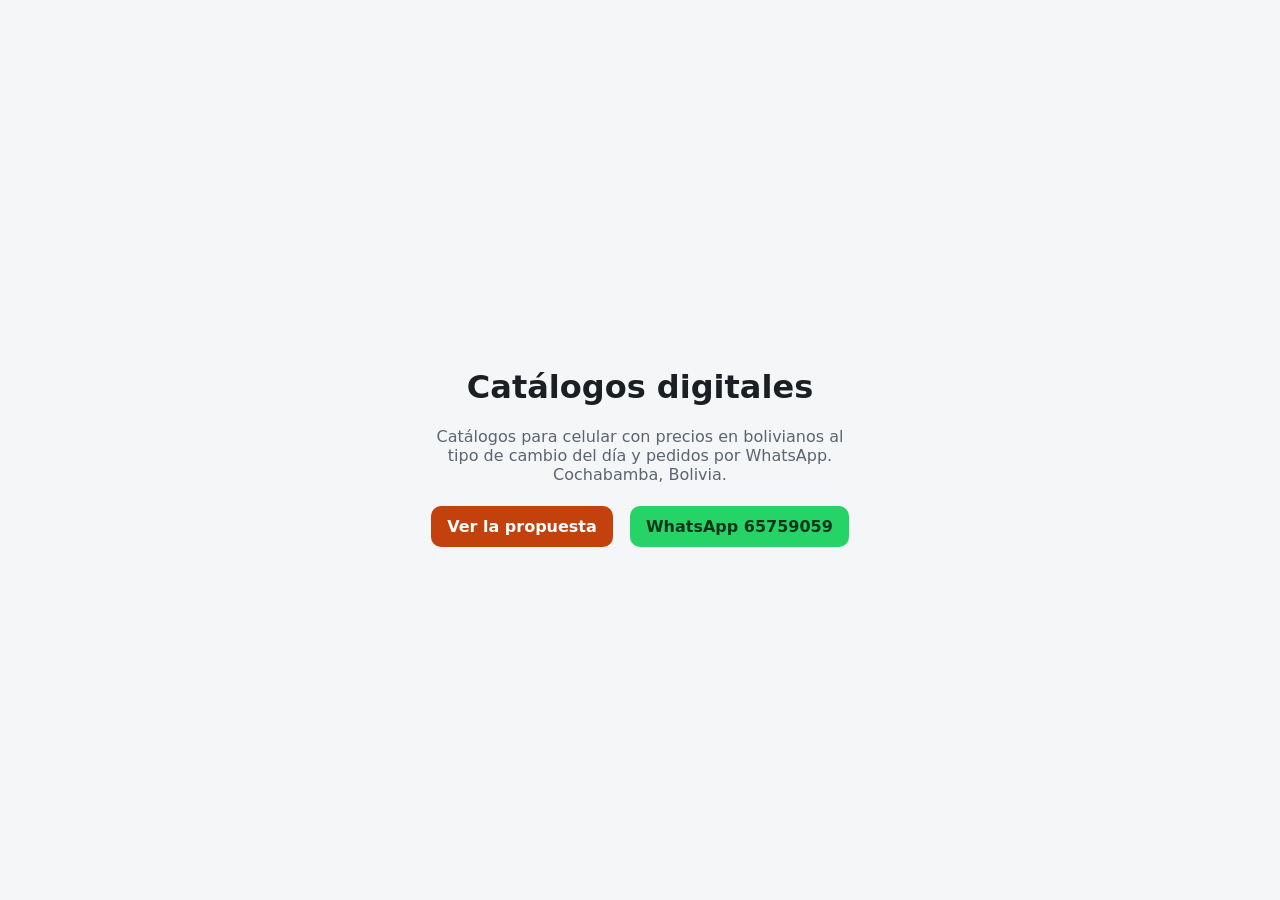
<file: index.html>
<!doctype html>
<html lang="es">
<head>
  <meta charset="utf-8" />
  <meta name="viewport" content="width=device-width, initial-scale=1" />
  <meta name="robots" content="noindex, nofollow" />
  <title>Catálogos digitales</title>
  <style>
    :root { --bg: #f5f6f8; --txt: #1b1f24; --sub: #5b6470; }
    @media (prefers-color-scheme: dark) { :root { --bg: #0f1216; --txt: #e8eaed; --sub: #9aa3ad; } }
    body { margin: 0; font-family: system-ui, sans-serif; background: var(--bg); color: var(--txt); display: grid; place-items: center; min-height: 100vh; padding: 16px; box-sizing: border-box; text-align: center; }
    p { color: var(--sub); max-width: 420px; margin-left: auto; margin-right: auto; }
    .btn { display: inline-block; margin: 6px; padding: 11px 16px; border-radius: 10px; font-weight: 700; text-decoration: none; background: #c2410c; color: #fff; }
    .btn-wa { background: #25d366; color: #06361a; }
  </style>
</head>
<body>
  <main>
    <h1>Catálogos digitales</h1>
    <p>Catálogos para celular con precios en bolivianos al tipo de cambio del día y pedidos por WhatsApp. Cochabamba, Bolivia.</p>
    <a class="btn" href="propuesta/">Ver la propuesta</a>
    <a class="btn btn-wa" href="https://wa.me/59165759059" target="_blank" rel="noopener">WhatsApp 65759059</a>
  </main>
</body>
</html>
</file>
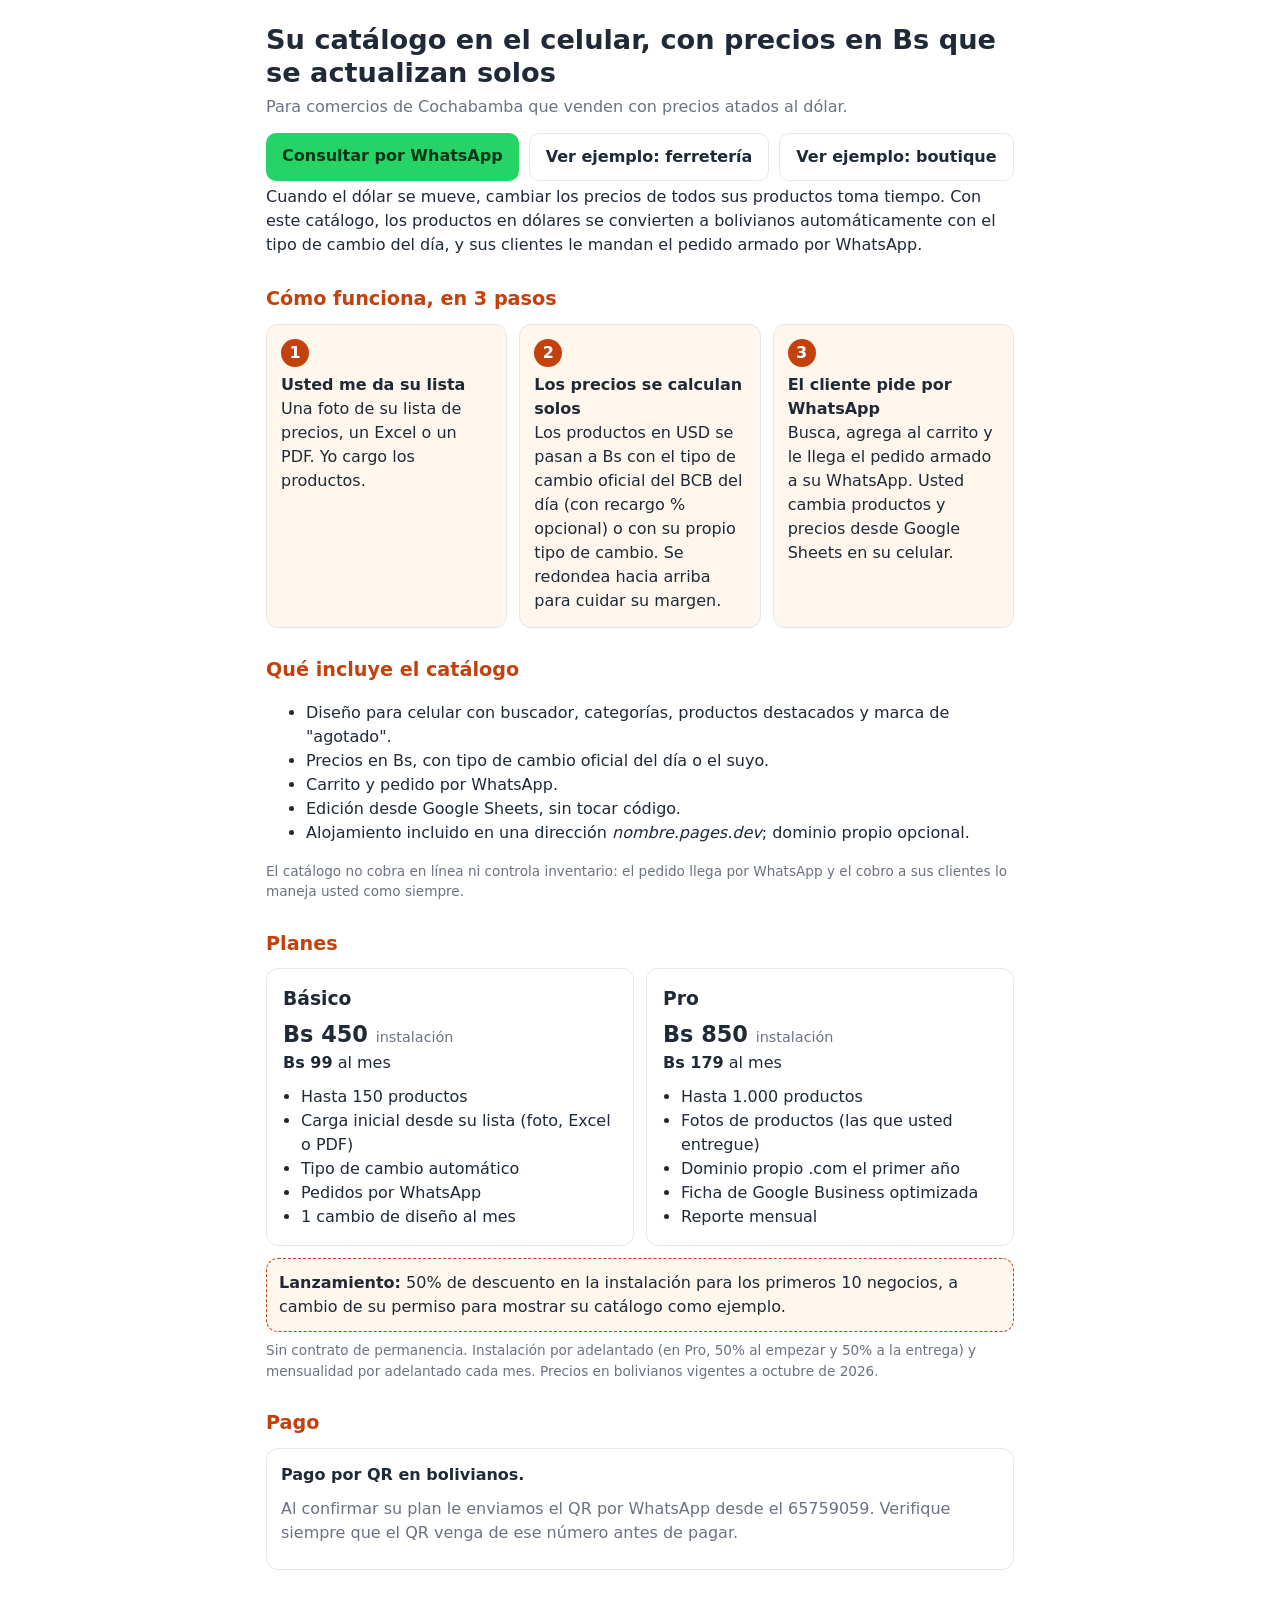
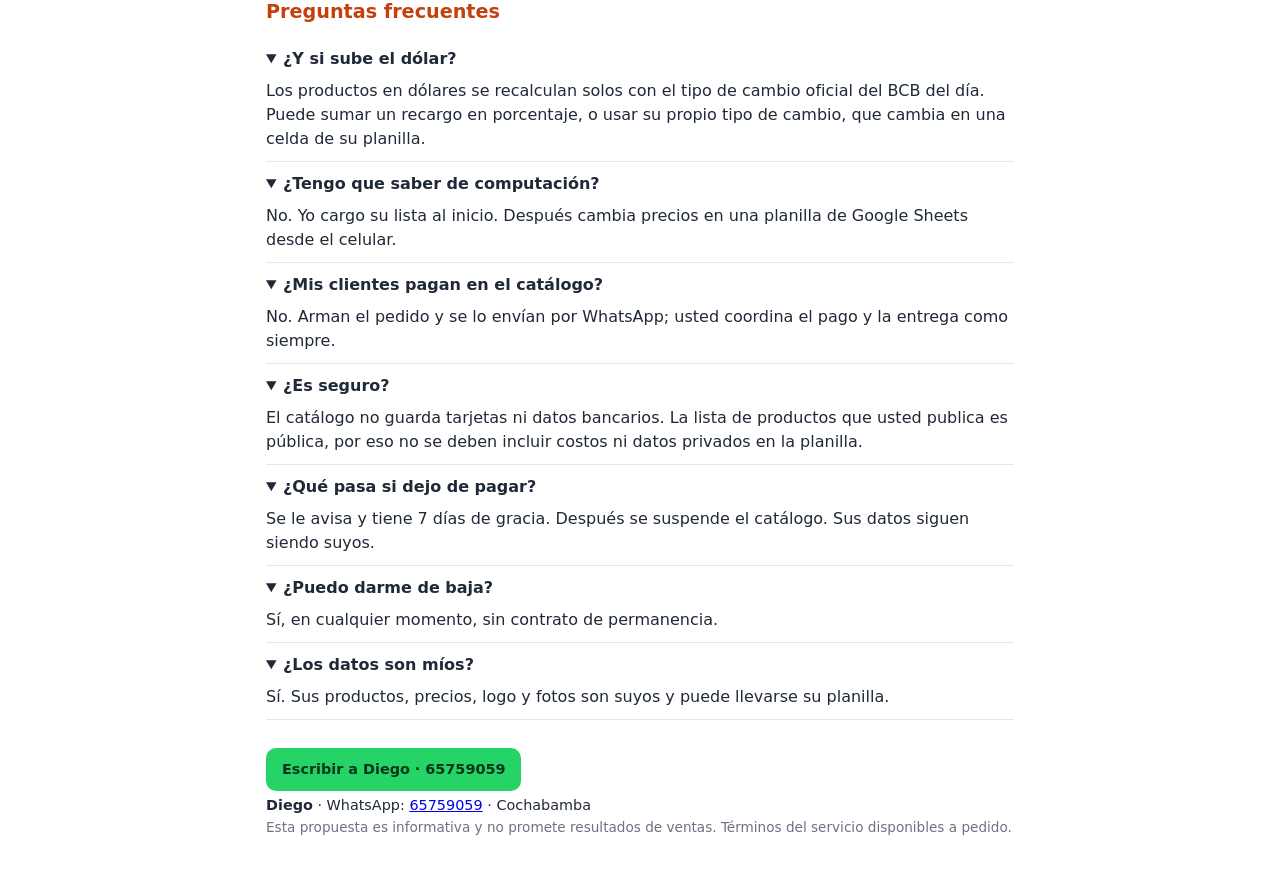
<file: propuesta/index.html>
<!doctype html>
<html lang="es">
<head>
<meta charset="utf-8">
<meta name="viewport" content="width=device-width, initial-scale=1">
<title>Catálogo con precios en Bs al día</title>
<meta name="description" content="Catálogo para celular con precios en bolivianos que se actualizan solos con el tipo de cambio del día. Pedidos por WhatsApp. Cochabamba.">
<meta property="og:title" content="Su catálogo en el celular, con precios en Bs que se actualizan solos">
<meta property="og:description" content="Precios al tipo de cambio del día y pedidos por WhatsApp. Para comercios de Cochabamba.">
<meta property="og:type" content="website">
<style>
  :root { --pri:#c2410c; --txt:#1f2937; --sub:#6b7280; --bg:#ffffff; --linea:#e5e7eb; --suave:#fff7ed; }
  * { box-sizing: border-box; }
  body { margin:0; font-family: system-ui, -apple-system, "Segoe UI", Roboto, Arial, sans-serif; color:var(--txt); background:var(--bg); line-height:1.5; }
  .pag { max-width: 780px; margin: 0 auto; padding: 24px 16px 40px; }
  h1 { font-size: 1.7rem; margin: 0 0 6px; line-height:1.2; }
  h2 { font-size: 1.2rem; margin: 28px 0 10px; color: var(--pri); }
  p { margin: 0 0 10px; }
  .sub { color: var(--sub); }
  .pasos { display:grid; gap:12px; grid-template-columns: repeat(3, 1fr); }
  .paso { border:1px solid var(--linea); border-radius:12px; padding:14px; background:var(--suave); }
  .paso b.n { display:inline-block; width:28px; height:28px; line-height:28px; text-align:center; border-radius:50%; background:var(--pri); color:#fff; margin-bottom:6px; }
  .planes { display:grid; gap:12px; grid-template-columns: repeat(2, 1fr); }
  .plan { border:1px solid var(--linea); border-radius:12px; padding:16px; }
  .plan h3 { margin:0 0 4px; }
  .precio { font-size:1.4rem; font-weight:700; }
  .plan ul { padding-left:18px; margin:10px 0 0; }
  .lanz { margin-top:12px; border:1px dashed var(--pri); border-radius:12px; padding:12px; background:var(--suave); }
  .pago { display:flex; gap:16px; align-items:center; flex-wrap:wrap; border:1px solid var(--linea); border-radius:12px; padding:14px; }
  .qr { width:140px; height:140px; border:2px dashed var(--sub); border-radius:8px; display:flex; align-items:center; justify-content:center; text-align:center; color:var(--sub); font-size:.8rem; padding:8px; }
  details { border-bottom:1px solid var(--linea); padding:10px 0; }
  summary { cursor:pointer; font-weight:600; }
  details p { margin:8px 0 0; }
  .nota { font-size:.85rem; color:var(--sub); }
  footer { margin-top:28px; font-size:.9rem; }
  .acciones { display:flex; gap:10px; flex-wrap:wrap; margin:14px 0 4px; }
  .btn { display:inline-block; text-decoration:none; font-weight:700; padding:11px 16px; border-radius:10px; }
  .btn-wa { background:#25d366; color:#06361a; }
  .btn-sec { border:1px solid var(--linea); color:var(--txt); }
  @media print { .acciones { display:none; } }
  @media (max-width: 640px) { .pasos, .planes { grid-template-columns: 1fr; } }
  @media print {
    @page { size: A4; margin: 14mm; }
    .pag { padding:0; max-width:none; }
    details { break-inside: avoid; }
    details > p { display:block; }
    .paso, .plan, .pago { break-inside: avoid; }
  }
</style>
</head>
<body>
<div class="pag">

  <h1>Su catálogo en el celular, con precios en Bs que se actualizan solos</h1>
  <p class="sub">Para comercios de Cochabamba que venden con precios atados al dólar.</p>
  <div class="acciones">
    <a class="btn btn-wa" href="https://wa.me/59165759059?text=Hola%20Diego%2C%20vi%20la%20propuesta%20del%20cat%C3%A1logo%20con%20precios%20al%20d%C3%ADa%20y%20quiero%20m%C3%A1s%20informaci%C3%B3n." target="_blank" rel="noopener">Consultar por WhatsApp</a>
    <a class="btn btn-sec" href="../d/ejemplo-ferreteria/">Ver ejemplo: ferretería</a>
    <a class="btn btn-sec" href="../d/ejemplo-boutique/">Ver ejemplo: boutique</a>
  </div>

  <p>Cuando el dólar se mueve, cambiar los precios de todos sus productos toma tiempo. Con este catálogo, los productos en dólares se convierten a bolivianos automáticamente con el tipo de cambio del día, y sus clientes le mandan el pedido armado por WhatsApp.</p>

  <h2>Cómo funciona, en 3 pasos</h2>
  <div class="pasos">
    <div class="paso"><b class="n">1</b><br><b>Usted me da su lista</b><br>Una foto de su lista de precios, un Excel o un PDF. Yo cargo los productos.</div>
    <div class="paso"><b class="n">2</b><br><b>Los precios se calculan solos</b><br>Los productos en USD se pasan a Bs con el tipo de cambio oficial del BCB del día (con recargo % opcional) o con su propio tipo de cambio. Se redondea hacia arriba para cuidar su margen.</div>
    <div class="paso"><b class="n">3</b><br><b>El cliente pide por WhatsApp</b><br>Busca, agrega al carrito y le llega el pedido armado a su WhatsApp. Usted cambia productos y precios desde Google Sheets en su celular.</div>
  </div>

  <h2>Qué incluye el catálogo</h2>
  <ul>
    <li>Diseño para celular con buscador, categorías, productos destacados y marca de "agotado".</li>
    <li>Precios en Bs, con tipo de cambio oficial del día o el suyo.</li>
    <li>Carrito y pedido por WhatsApp.</li>
    <li>Edición desde Google Sheets, sin tocar código.</li>
    <li>Alojamiento incluido en una dirección <i>nombre.pages.dev</i>; dominio propio opcional.</li>
  </ul>
  <p class="nota">El catálogo no cobra en línea ni controla inventario: el pedido llega por WhatsApp y el cobro a sus clientes lo maneja usted como siempre.</p>

  <h2>Planes</h2>
  <div class="planes">
    <div class="plan">
      <h3>Básico</h3>
      <div class="precio">Bs 450 <span class="sub" style="font-size:.9rem;font-weight:400">instalación</span></div>
      <div><b>Bs 99</b> al mes</div>
      <ul>
        <li>Hasta 150 productos</li>
        <li>Carga inicial desde su lista (foto, Excel o PDF)</li>
        <li>Tipo de cambio automático</li>
        <li>Pedidos por WhatsApp</li>
        <li>1 cambio de diseño al mes</li>
      </ul>
    </div>
    <div class="plan">
      <h3>Pro</h3>
      <div class="precio">Bs 850 <span class="sub" style="font-size:.9rem;font-weight:400">instalación</span></div>
      <div><b>Bs 179</b> al mes</div>
      <ul>
        <li>Hasta 1.000 productos</li>
        <li>Fotos de productos (las que usted entregue)</li>
        <li>Dominio propio .com el primer año</li>
        <li>Ficha de Google Business optimizada</li>
        <li>Reporte mensual</li>
      </ul>
    </div>
  </div>
  <div class="lanz"><b>Lanzamiento:</b> 50% de descuento en la instalación para los primeros 10 negocios, a cambio de su permiso para mostrar su catálogo como ejemplo.</div>
  <p class="nota" style="margin-top:8px">Sin contrato de permanencia. Instalación por adelantado (en Pro, 50% al empezar y 50% a la entrega) y mensualidad por adelantado cada mes. Precios en bolivianos vigentes a octubre de 2026.</p>

  <h2>Pago</h2>
  <div class="pago">
    <div>
      <p><b>Pago por QR en bolivianos.</b></p>
      <p class="sub">Al confirmar su plan le enviamos el QR por WhatsApp desde el 65759059. Verifique siempre que el QR venga de ese número antes de pagar.</p>
    </div>
  </div>

  <h2>Preguntas frecuentes</h2>
  <details open><summary>¿Y si sube el dólar?</summary><p>Los productos en dólares se recalculan solos con el tipo de cambio oficial del BCB del día. Puede sumar un recargo en porcentaje, o usar su propio tipo de cambio, que cambia en una celda de su planilla.</p></details>
  <details open><summary>¿Tengo que saber de computación?</summary><p>No. Yo cargo su lista al inicio. Después cambia precios en una planilla de Google Sheets desde el celular.</p></details>
  <details open><summary>¿Mis clientes pagan en el catálogo?</summary><p>No. Arman el pedido y se lo envían por WhatsApp; usted coordina el pago y la entrega como siempre.</p></details>
  <details open><summary>¿Es seguro?</summary><p>El catálogo no guarda tarjetas ni datos bancarios. La lista de productos que usted publica es pública, por eso no se deben incluir costos ni datos privados en la planilla.</p></details>
  <details open><summary>¿Qué pasa si dejo de pagar?</summary><p>Se le avisa y tiene 7 días de gracia. Después se suspende el catálogo. Sus datos siguen siendo suyos.</p></details>
  <details open><summary>¿Puedo darme de baja?</summary><p>Sí, en cualquier momento, sin contrato de permanencia.</p></details>
  <details open><summary>¿Los datos son míos?</summary><p>Sí. Sus productos, precios, logo y fotos son suyos y puede llevarse su planilla.</p></details>

  <footer>
    <div class="acciones"><a class="btn btn-wa" href="https://wa.me/59165759059?text=Hola%20Diego%2C%20vi%20la%20propuesta%20del%20cat%C3%A1logo%20con%20precios%20al%20d%C3%ADa%20y%20quiero%20m%C3%A1s%20informaci%C3%B3n." target="_blank" rel="noopener">Escribir a Diego · 65759059</a></div>
    <b>Diego</b> · WhatsApp: <a href="https://wa.me/59165759059?text=Hola%20Diego%2C%20vi%20la%20propuesta%20del%20cat%C3%A1logo%20con%20precios%20al%20d%C3%ADa%20y%20quiero%20m%C3%A1s%20informaci%C3%B3n." target="_blank" rel="noopener">65759059</a> · Cochabamba<br>
    <span class="nota">Esta propuesta es informativa y no promete resultados de ventas. Términos del servicio disponibles a pedido.</span>
  </footer>
</div>
</body>
</html>
</file>
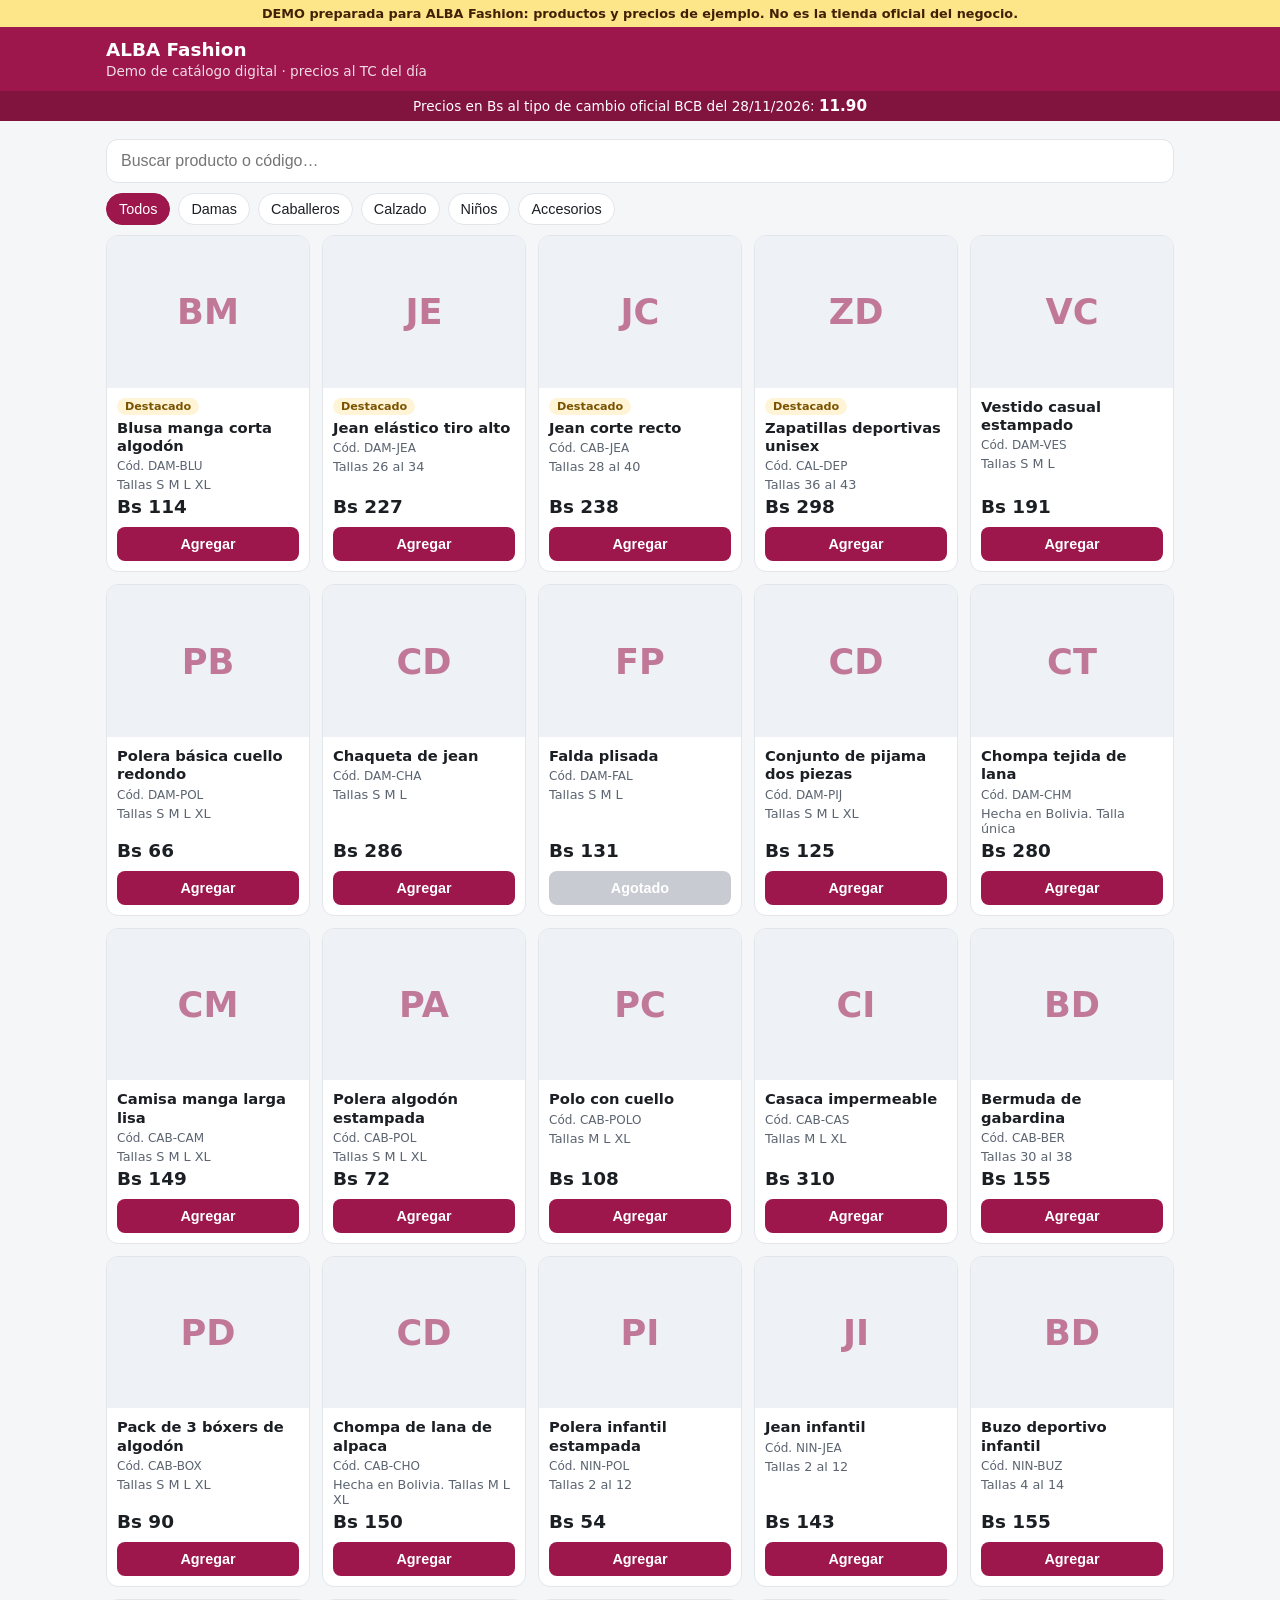
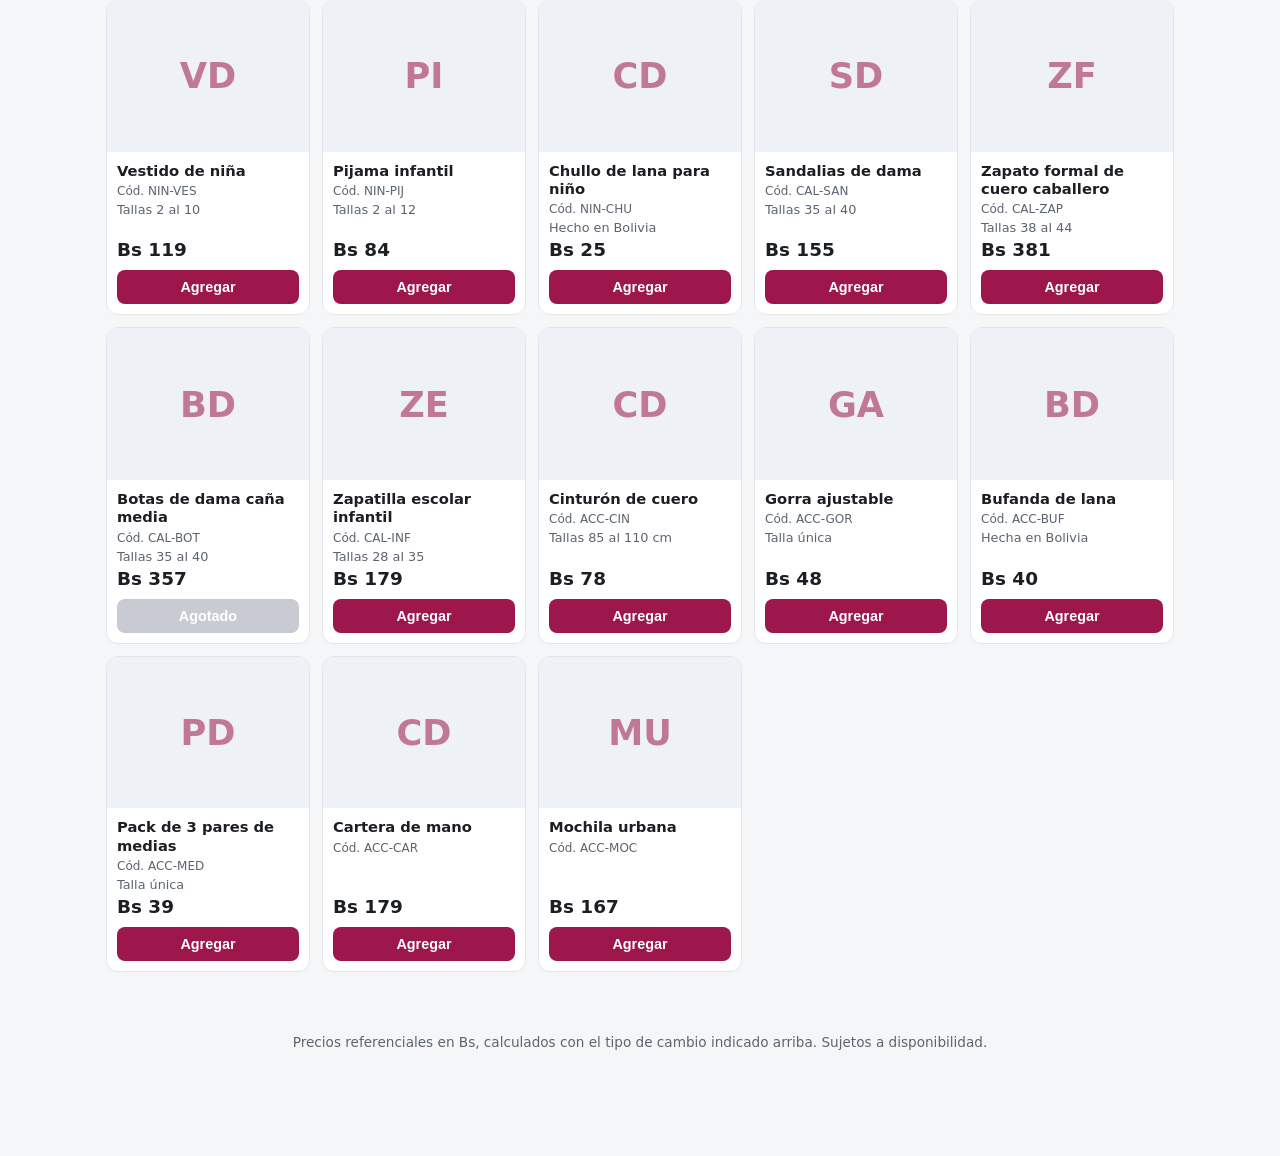
<file: d/alba-fashion-41b7/index.html>
<!doctype html>
<html lang="es">
<head>
  <meta name="robots" content="noindex, nofollow" />
  <meta charset="utf-8" />
  <meta name="viewport" content="width=device-width, initial-scale=1" />
  <title>Catálogo</title>
  <meta name="description" content="Catálogo con precios actualizados al tipo de cambio del día. Pedidos por WhatsApp." />
  <meta name="theme-color" content="#1f6feb" />
  <link rel="stylesheet" href="styles.css" />
</head>
<body>
  <div id="aviso-demo" class="aviso-demo" hidden></div>
  <header class="cab">
    <div class="cab-in">
      <div class="marca">
        <img id="logo" alt="" hidden />
        <div>
          <h1 id="nombre">Cargando…</h1>
          <p id="lema" class="sub"></p>
        </div>
      </div>
      <a id="btn-wa" class="btn-wa" href="#" target="_blank" rel="noopener" aria-label="Escribir por WhatsApp">WhatsApp</a>
    </div>
    <div id="tc" class="tc" role="status"></div>
  </header>

  <main class="cont">
    <div class="filtros">
      <input id="buscar" type="search" placeholder="Buscar producto o código…" autocomplete="off" />
      <div id="cats" class="cats" role="tablist"></div>
    </div>
    <p id="vacio" class="vacio" hidden>No hay productos que coincidan.</p>
    <section id="grid" class="grid" aria-live="polite"></section>
  </main>

  <footer class="pie">
    <p id="info"></p>
    <p class="sub">Precios referenciales en Bs, calculados con el tipo de cambio indicado arriba. Sujetos a disponibilidad.</p>
  </footer>

  <div id="carro" class="carro" hidden>
    <div class="carro-in">
      <div><strong id="carro-n">0</strong> productos · <strong id="carro-total">Bs 0</strong></div>
      <div class="carro-acc">
        <button id="carro-ver" class="btn-sec" type="button">Ver</button>
        <button id="carro-pedir" class="btn-pri" type="button">Pedir por WhatsApp</button>
      </div>
    </div>
  </div>

  <dialog id="dlg-carro">
    <h2>Tu pedido</h2>
    <ul id="lista-carro"></ul>
    <pre id="vista-pedido" class="vista-pedido" hidden></pre>
    <p class="total">Total: <strong id="dlg-total"></strong></p>
    <label class="campo">Tu nombre (opcional)<input id="cli-nombre" autocomplete="name" /></label>
    <div class="dlg-acc">
      <button id="dlg-vaciar" class="btn-sec" type="button">Vaciar</button>
      <button id="dlg-cerrar" class="btn-sec" type="button">Seguir viendo</button>
      <button id="dlg-pedir" class="btn-pri" type="button">Enviar pedido</button>
    </div>
  </dialog>

  <script src="app.js" type="module"></script>
</body>
</html>
</file>
<file: d/alba-fashion-41b7/styles.css>
:root {
  --pri: #1f6feb;
  --pri-txt: #ffffff;
  --bg: #f5f6f8;
  --card: #ffffff;
  --txt: #1b1f24;
  --sub: #5b6470;
  --borde: #e2e5ea;
  --ok: #1a7f37;
  --mal: #b42318;
  --wa: #25d366;
  --radio: 12px;
}
* { box-sizing: border-box; }
html { -webkit-text-size-adjust: 100%; }
body {
  margin: 0;
  font-family: system-ui, -apple-system, "Segoe UI", Roboto, sans-serif;
  background: var(--bg);
  color: var(--txt);
  padding-bottom: 90px;
}
h1, h2 { margin: 0; }
.sub { color: var(--sub); font-size: .85rem; margin: 2px 0 0; }

.aviso-demo { background: #fde68a; color: #422006; text-align: center; font-size: .8rem; font-weight: 600; padding: 6px 16px; }
.cab { background: var(--pri); color: var(--pri-txt); position: sticky; top: 0; z-index: 5; }
.cab-in { max-width: 1100px; margin: 0 auto; padding: 12px 16px; display: flex; align-items: center; justify-content: space-between; gap: 12px; }
.marca { display: flex; align-items: center; gap: 10px; min-width: 0; }
.marca > div { min-width: 0; }
.marca img { width: 44px; height: 44px; border-radius: 50%; object-fit: cover; background: #fff; }
.marca h1 { font-size: 1.15rem; line-height: 1.2; overflow: hidden; text-overflow: ellipsis; white-space: nowrap; }
.cab .sub { color: inherit; opacity: .85; overflow: hidden; text-overflow: ellipsis; white-space: nowrap; }
.marca img { flex: 0 0 auto; }
.btn-wa { background: var(--wa); color: #06361a; text-decoration: none; font-weight: 700; padding: 8px 14px; border-radius: 999px; white-space: nowrap; }
.tc { background: rgba(0,0,0,.18); text-align: center; font-size: .85rem; padding: 6px 16px; }
.tc strong { font-size: .95rem; }

.cont { max-width: 1100px; margin: 0 auto; padding: 12px 16px; }
.filtros { position: sticky; top: 98px; z-index: 4; background: var(--bg); padding: 6px 0 10px; }
#buscar { width: 100%; padding: 12px 14px; font-size: 1rem; border: 1px solid var(--borde); border-radius: var(--radio); background: var(--card); color: var(--txt); }
.cats { display: flex; gap: 8px; overflow-x: auto; padding-top: 10px; scrollbar-width: none; }
.cats::-webkit-scrollbar { display: none; }
.cats button { flex: 0 0 auto; border: 1px solid var(--borde); background: var(--card); color: var(--txt); padding: 7px 12px; border-radius: 999px; font-size: .9rem; cursor: pointer; }
.cats button[aria-selected="true"] { background: var(--pri); color: var(--pri-txt); border-color: var(--pri); }

.grid { display: grid; grid-template-columns: repeat(auto-fill, minmax(160px, 1fr)); gap: 12px; }
.prod { background: var(--card); border: 1px solid var(--borde); border-radius: var(--radio); overflow: hidden; display: flex; flex-direction: column; }
.prod .img { aspect-ratio: 1 / 1; background: #eef1f5; display: grid; place-items: center; overflow: hidden; }
.prod .img.sin-foto { aspect-ratio: 4 / 3; }
.prod .img img { width: 100%; height: 100%; object-fit: cover; }
.prod .ph { font-size: 2.2rem; font-weight: 800; color: var(--pri); opacity: .55; }
.prod .cuerpo { padding: 10px; display: flex; flex-direction: column; gap: 4px; flex: 1; }
.prod .nom { font-size: .92rem; line-height: 1.25; margin: 0; }
.prod .cod { font-size: .75rem; color: var(--sub); }
.prod .desc { font-size: .8rem; color: var(--sub); margin: 0; }
.prod .precio { font-size: 1.15rem; font-weight: 800; margin-top: auto; }
.prod .usd { font-size: .75rem; color: var(--sub); font-weight: 400; }
.prod .agot { color: var(--mal); font-size: .8rem; font-weight: 700; }
.prod .badge { align-self: flex-start; background: #fff4d6; color: #7a5300; font-size: .7rem; font-weight: 700; padding: 2px 8px; border-radius: 999px; }
.prod .add { margin-top: 6px; border: 0; background: var(--pri); color: var(--pri-txt); padding: 9px; border-radius: 8px; font-weight: 700; cursor: pointer; font-size: .9rem; }
.prod .add:disabled { background: #c8ccd2; cursor: not-allowed; }
.stepper { margin-top: 6px; display: flex; align-items: center; justify-content: space-between; border: 1px solid var(--pri); border-radius: 8px; overflow: hidden; }
.stepper button { border: 0; background: var(--pri); color: var(--pri-txt); width: 38px; height: 36px; font-size: 1.1rem; cursor: pointer; }
.stepper span { font-weight: 700; }

.vacio { text-align: center; color: var(--sub); padding: 40px 0; }
.pie { max-width: 1100px; margin: 20px auto 0; padding: 16px; text-align: center; font-size: .85rem; }

.carro { position: fixed; left: 0; right: 0; bottom: 0; background: var(--card); border-top: 1px solid var(--borde); box-shadow: 0 -4px 16px rgba(0,0,0,.08); z-index: 6; }
.carro-in { max-width: 1100px; margin: 0 auto; padding: 10px 16px; display: flex; align-items: center; justify-content: space-between; gap: 10px; flex-wrap: wrap; }
.carro-acc { display: flex; gap: 8px; }
.btn-pri { border: 0; background: var(--wa); color: #06361a; font-weight: 800; padding: 11px 16px; border-radius: 10px; cursor: pointer; font-size: .95rem; }
.btn-sec { border: 1px solid var(--borde); background: var(--card); color: var(--txt); padding: 10px 14px; border-radius: 10px; cursor: pointer; font-size: .95rem; }

dialog { border: 0; border-radius: 16px; width: min(520px, calc(100vw - 32px)); padding: 18px; background: var(--card); color: var(--txt); }
dialog::backdrop { background: rgba(0,0,0,.45); }
#lista-carro { list-style: none; padding: 0; margin: 12px 0; max-height: 50vh; overflow: auto; }
#lista-carro li { display: flex; justify-content: space-between; gap: 10px; padding: 8px 0; border-bottom: 1px solid var(--borde); font-size: .92rem; }
.vista-pedido { white-space: pre-wrap; background: #e7f8ee; color: #0b3d1f; border-radius: 10px; padding: 12px; font: .85rem/1.4 system-ui, sans-serif; margin: 0 0 10px; }
.total { font-size: 1.05rem; text-align: right; }
.campo { display: flex; flex-direction: column; gap: 4px; font-size: .85rem; color: var(--sub); margin: 8px 0 14px; }
.campo input { padding: 10px; border: 1px solid var(--borde); border-radius: 8px; font-size: 1rem; background: var(--card); color: var(--txt); }
.dlg-acc { display: flex; gap: 8px; justify-content: flex-end; flex-wrap: wrap; }

@media (prefers-color-scheme: dark) {
  :root { --bg: #0f1216; --card: #171b21; --txt: #e8eaed; --sub: #9aa3ad; --borde: #2a3038; }
  .prod .img { background: #20262e; }
  .prod .badge { background: #3d3112; color: #ffd780; }
}
@media (min-width: 700px) {
  .grid { grid-template-columns: repeat(auto-fill, minmax(200px, 1fr)); }
  .filtros { top: 100px; }
}
</file>
